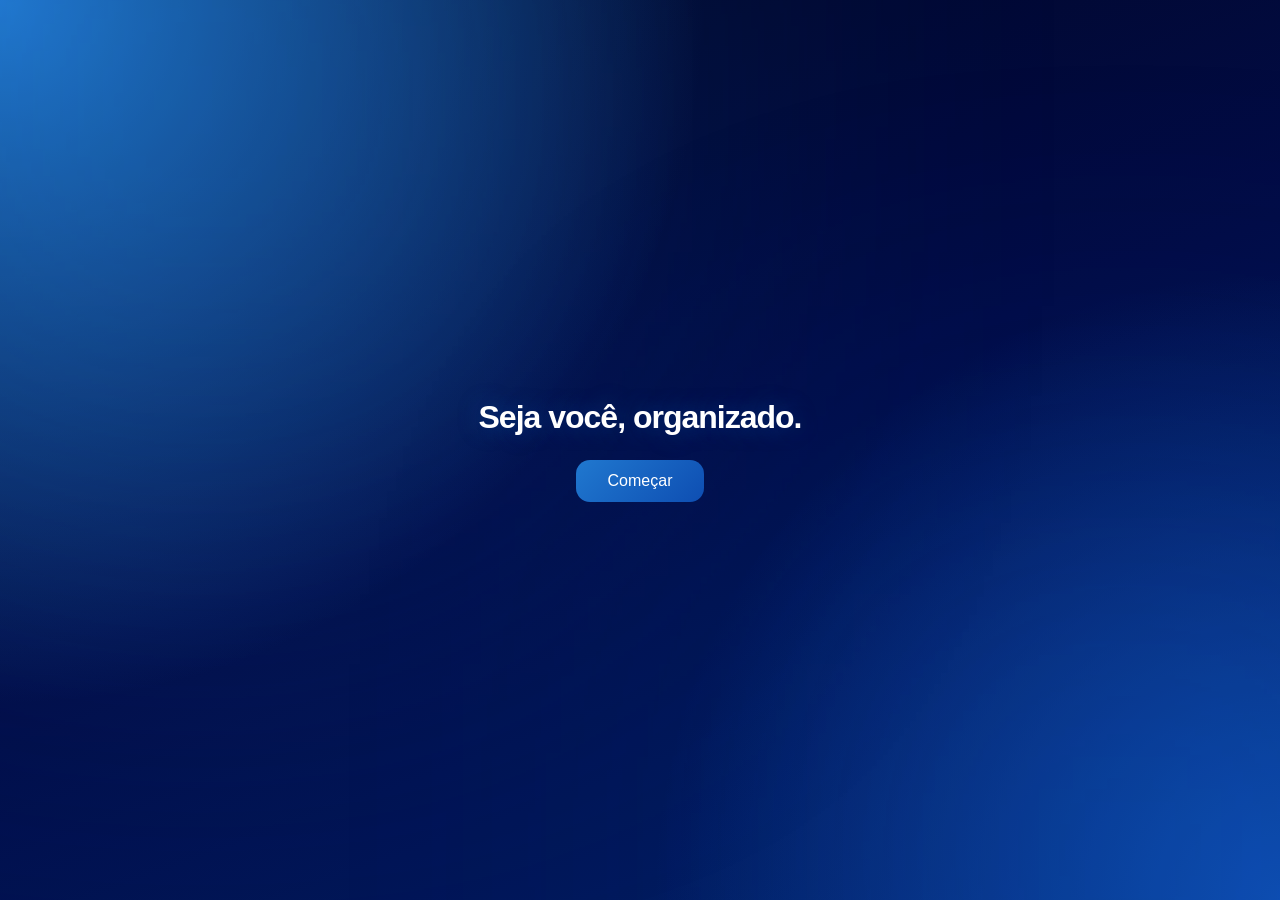
<file: index.html>
<!DOCTYPE html>
<html lang="pt-BR">
  <head>
    <meta charset="UTF-8" />
    <meta name="viewport" content="width=device-width, initial-scale=1" />
    <title>Planner - Início</title>
    <link rel="stylesheet" href="style.css" />
  </head>
  <body>
    <main class="tela-inicial">
      <h1 class="frase">Seja você, organizado.</h1>
      <button class="botao-comecar">Começar</button>
    </main>
    <script src="script.js"></script>
  </body>
</html>
</file>
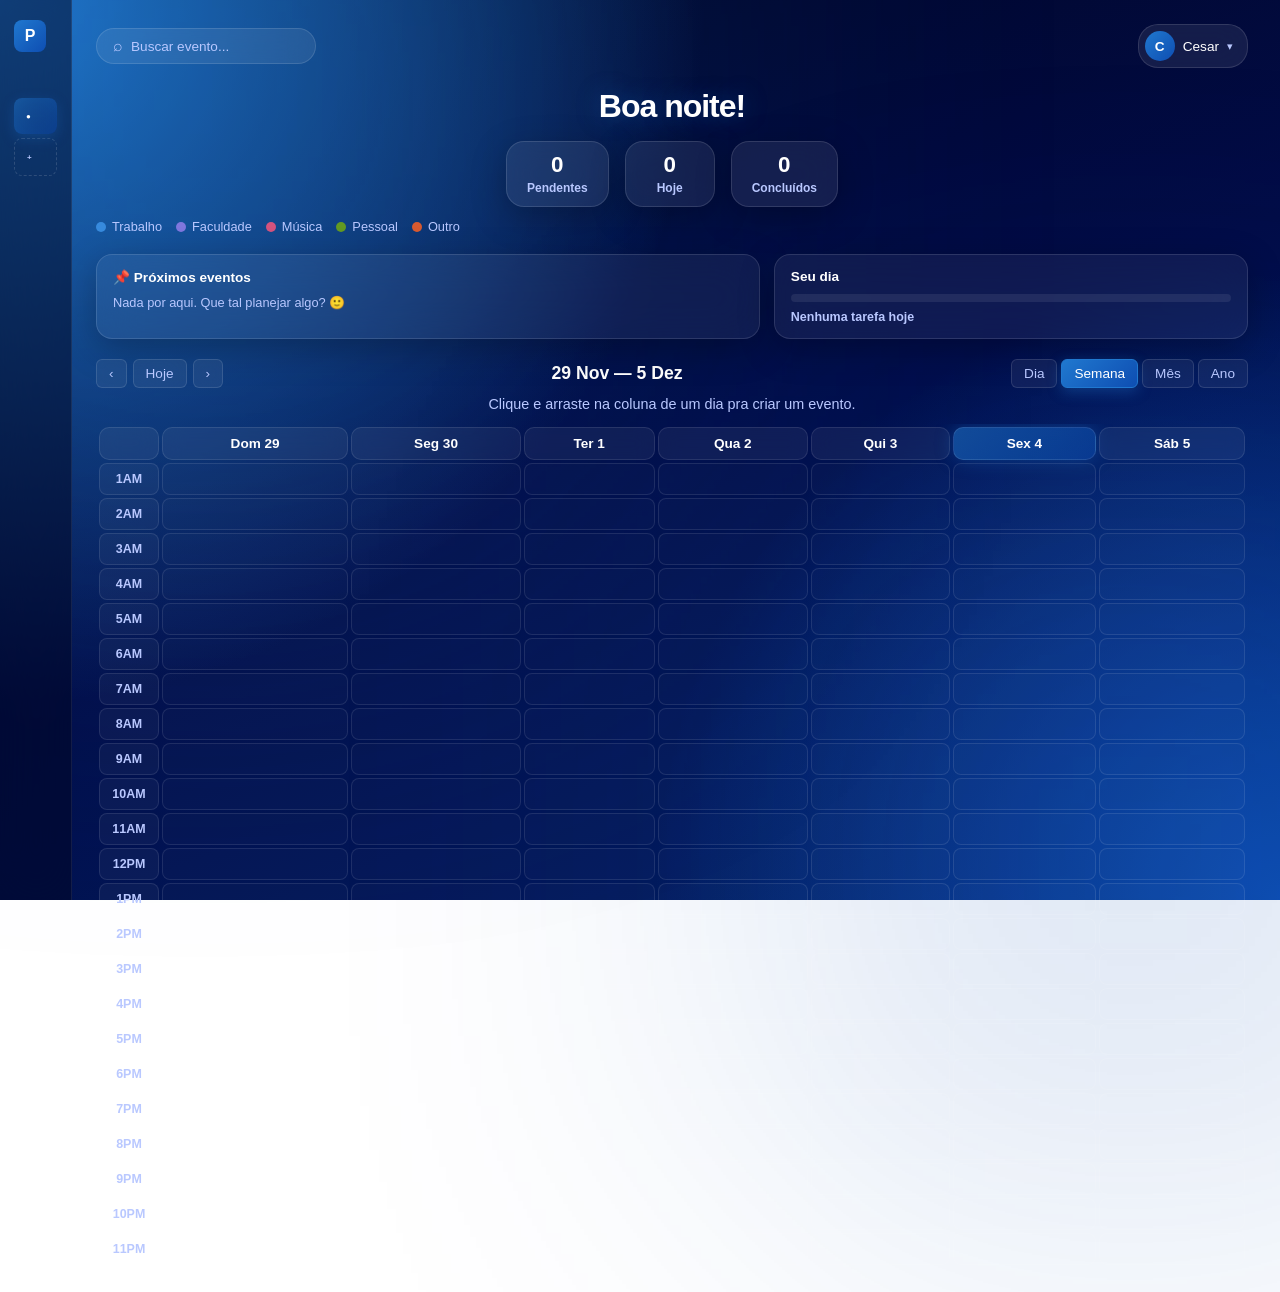
<file: planejamento.html>
<!DOCTYPE html>
<html lang="pt-BR">

<head>
  <meta charset="UTF-8" />
  <title>Planner - Planejamento</title>
  <link rel="stylesheet" href="style.css" />
  <link rel="stylesheet" href="planejamento.css" />
  <meta name="viewport" content="width=device-width,initial-scale=1" />
</head>

<body class="pagina-planejamento">
  <div class="layout-app">
    <aside class="sidebar">
      <div class="marca-sidebar">
        <span class="marca-logo">P</span>
        <span class="marca-nome">Meu Planner</span>
      </div>

      <nav class="nav-sidebar">
        <span class="nav-titulo">Meus planners</span>
        <div id="lista-planners"></div>

        <button class="nav-item nav-criar" id="botao-criar-planner">
          <span class="nav-icone">+</span> <span class="nav-texto">Criar planner</span>
        </button>
        <div class="form-criar-planner oculto" id="form-criar-planner">
          <input type="text" id="input-novo-planner" placeholder="Nome do planner" autocomplete="off" />
        </div>
      </nav>
    </aside>

    <main class="conteudo-principal">
      <div class="barra-superior">
        <div class="busca-superior">
          <span class="icone-busca">⌕</span>
          <input type="text" id="input-busca" placeholder="Buscar evento..." autocomplete="off" />
          <div class="resultados-busca oculto" id="resultados-busca"></div>
        </div>
        <div class="perfil-superior">
          <div class="avatar-superior">C</div>
          <span class="nome-superior">Cesar</span>
          <span class="seta-superior">▾</span>
        </div>
      </div>

      <header class="cabecalho-planejamento">
        <h1 id="titulo-saudacao">Planejamento</h1>
      </header>

      <div class="barra-contadores">
        <div class="contador">
          <span class="numero" id="numero-pendentes">0</span>
          <span class="rotulo">Pendentes</span>
        </div>
        <div class="contador">
          <span class="numero" id="numero-hoje">0</span>
          <span class="rotulo">Hoje</span>
        </div>
        <div class="contador">
          <span class="numero" id="numero-concluidos">0</span>
          <span class="rotulo">Concluídos</span>
        </div>
      </div>

      <div class="legenda-categorias" id="legenda-categorias"></div>

      <div class="painel-hoje">
        <div class="cartao-painel cartao-proximos">
          <h3 class="titulo-painel">📌 Próximos eventos</h3>
          <div class="lista-proximos-eventos" id="lista-proximos-eventos"></div>
        </div>
        <div class="cartao-painel cartao-progresso">
          <h3 class="titulo-painel">Seu dia</h3>
          <div class="trilha-progresso-dia">
            <div class="barra-progresso-dia" id="barra-progresso-dia"></div>
          </div>
          <p class="texto-progresso-dia" id="texto-progresso-dia">Nenhuma tarefa hoje</p>
        </div>
      </div>

      <div class="barra-visualizacao">
        <div class="navegacao">
          <button id="botao-anterior" aria-label="Anterior">‹</button>
          <button id="botao-hoje">Hoje</button>
          <button id="botao-proximo" aria-label="Próximo">›</button>
        </div>
        <h2 id="titulo-periodo"></h2>
        <div class="seletor-visualizacao" id="seletor-visualizacao">
          <button data-visao="dia">Dia</button>
          <button data-visao="semana" class="ativo">Semana</button>
          <button data-visao="mes">Mês</button>
          <button data-visao="ano">Ano</button>
        </div>
      </div>

      <p class="dica" id="dica-interacao">Clique e arraste na coluna de um dia pra criar um evento.</p>

      <div class="grid-wrapper" id="area-grid">
        <table class="grid-semana" id="grid-semana">
          <thead>
            <tr id="linha-dias">
              <th class="coluna-hora"></th>
            </tr>
          </thead>
          <tbody id="corpo-grid"></tbody>
        </table>
        <div class="dia-mobile oculto" id="dia-mobile"></div>
      </div>

      <div class="area-mes oculto" id="area-mes"></div>
      <div class="area-ano oculto" id="area-ano"></div>
    </main>
  </div>

  <div class="barra-flutuante" id="barra-flutuante">
    <button id="botao-concluir">Concluir</button>
    <button id="botao-copiar">Copiar</button>
    <button id="botao-excluir">Excluir</button>
  </div>

  <div class="modal-evento oculto" id="modal-evento">
    <input type="text" id="input-nome-evento" placeholder="Nome do evento" autocomplete="off" />

    <span class="rotulo-modal">Categoria</span>
    <div class="opcoes-categoria" id="opcoes-categoria"></div>
    <div class="form-nova-categoria oculto" id="form-nova-categoria">
      <input type="text" id="input-nome-categoria" placeholder="Nome da categoria" autocomplete="off" />
      <input type="color" id="input-cor-categoria" value="#378ADD" />
      <div class="form-nova-categoria-acoes">
        <button type="button" id="botao-cancelar-categoria">Cancelar</button>
        <button type="button" id="botao-confirmar-categoria">Adicionar</button>
      </div>
    </div>

    <span class="rotulo-modal">Prioridade</span>
    <div class="opcoes-prioridade" id="opcoes-prioridade"></div>

    <span class="rotulo-modal">Repetir</span>
    <select id="select-recorrencia" class="select-recorrencia">
      <option value="nenhuma">Não repete</option>
      <option value="diaria">Todos os dias</option>
      <option value="semanal">Toda semana</option>
      <option value="dias-especificos">Dias específicos</option>
      <option value="mensal">Todo mês</option>
    </select>

    <div class="dias-semana oculto" id="container-dias-semana">
      <button type="button" class="dia-semana-opcao" data-dia="0">D</button>
      <button type="button" class="dia-semana-opcao" data-dia="1">S</button>
      <button type="button" class="dia-semana-opcao" data-dia="2">T</button>
      <button type="button" class="dia-semana-opcao" data-dia="3">Q</button>
      <button type="button" class="dia-semana-opcao" data-dia="4">Q</button>
      <button type="button" class="dia-semana-opcao" data-dia="5">S</button>
      <button type="button" class="dia-semana-opcao" data-dia="6">S</button>
    </div>

    <div class="campo-repeticoes oculto" id="container-repeticoes">
      <label for="input-repeticoes">Quantas vezes</label>
      <input type="number" id="input-repeticoes" min="1" max="52" value="8" />
    </div>

    <div class="modal-acoes">
      <button id="botao-cancelar-evento">Cancelar</button>
      <button id="botao-criar-evento">Criar</button>
    </div>
  </div>

  <script src="planejamento.js"></script>
</body>

</html>
</file>
<file: style.css>
:root {
  --cor-1: #2078cf;
  --cor-2: #0e4eb2;
  --cor-3: #011f65;
  --cor-4: #020c47;
  --cor-5: #000521;
  --cor-superficie: rgba(255, 255, 255, 0.08);
  --cor-superficie-clara: rgba(255, 255, 255, 0.14);
  --cor-texto-suave: #b9c8ff;
  --cor-texto-claro: #ffffff;
}

* {
  margin: 0;
  padding: 0;
  box-sizing: border-box;
}

body {
  min-height: 100vh;
  font-family: "Segoe UI", Arial, sans-serif;
  background:
    radial-gradient(circle at top left, var(--cor-1) 0%, transparent 45%),
    radial-gradient(circle at bottom right, var(--cor-2) 0%, transparent 40%),
    linear-gradient(160deg, var(--cor-5), var(--cor-4), var(--cor-3));
  background-attachment: fixed;
  position: relative;
  overflow-x: hidden;
}

body::before {
  content: "";
  position: fixed;
  width: 700px;
  height: 700px;
  background: var(--cor-1);
  filter: blur(220px);
  opacity: 0.28;
  top: -250px;
  left: -150px;
  z-index: -1;
}

body::after {
  content: "";
  position: fixed;
  width: 600px;
  height: 600px;
  background: var(--cor-2);
  filter: blur(220px);
  opacity: 0.22;
  bottom: -250px;
  right: -150px;
  z-index: -1;
}

.tela-inicial {
  height: 100vh;
  display: flex;
  flex-direction: column;
  align-items: center;
  justify-content: center;
  gap: 24px;
  text-align: center;
  padding: 0 20px;
}

@media (max-width: 700px) {
  body::before {
    width: 380px;
    height: 380px;
    opacity: 0.16;
    top: -140px;
    left: -130px;
  }

  body::after {
    width: 320px;
    height: 320px;
    opacity: 0.13;
    bottom: -140px;
    right: -130px;
  }

  body {
    background:
      radial-gradient(circle at top left, var(--cor-1) 0%, transparent 30%),
      radial-gradient(circle at bottom right, var(--cor-2) 0%, transparent 26%),
      linear-gradient(160deg, var(--cor-5), var(--cor-4), var(--cor-3));
  }
}

@media (max-width: 480px) {
  .frase {
    font-size: 1.5rem;
  }
}

.frase {
  font-size: 2rem;
  color: var(--cor-texto-claro);
  font-weight: 700;
  letter-spacing: -1px;
  text-shadow: 0 0 25px rgba(32, 120, 207, 0.4);
}

.botao-comecar {
  padding: 12px 32px;
  font-size: 1rem;
  border: none;
  border-radius: 14px;
  background: linear-gradient(135deg, var(--cor-1), var(--cor-2));
  color: var(--cor-texto-claro);
  cursor: pointer;
  transition: 0.25s;
}

.botao-comecar:hover {
  transform: translateY(-3px);
  box-shadow: 0 12px 25px rgba(32, 120, 207, 0.45);
}
</file>
<file: planejamento.css>
:root {
  --cor-1: #2078cf;
  --cor-2: #0e4eb2;
  --cor-3: #011f65;
  --cor-4: #020c47;
  --cor-5: #000521;
  --cor-fundo: var(--cor-4);
  --cor-superficie: rgba(255, 255, 255, 0.08);
  --cor-superficie-clara: rgba(255, 255, 255, 0.14);
  --cor-texto-suave: #b9c8ff;
  --cor-destaque: var(--cor-1);
  --cor-texto-claro: #ffffff;
}

.pagina-planejamento {
  min-height: 100vh;
  font-family: "Segoe UI", Arial, sans-serif;
}

.layout-app {
  display: flex;
  min-height: 100vh;
}

.conteudo-principal {
  flex: 1;
  padding: 24px 32px;
  margin-left: 64px;
}

/* --- Sidebar --- */
.sidebar {
  position: fixed;
  top: 0;
  left: 0;
  height: 100vh;
  width: 72px;
  z-index: 20;
  flex-shrink: 0;
  background: rgba(0, 5, 33, 0.5);
  backdrop-filter: blur(24px);
  border-right: 1px solid rgba(255, 255, 255, 0.08);
  padding: 20px 14px;
  display: flex;
  flex-direction: column;
  gap: 24px;
  overflow: hidden;
  transition: width 0.2s ease;
}

.sidebar:hover {
  width: 220px;
}

.sidebar.expandido {
  width: 220px;
}

.marca-nome,
.nav-titulo,
.nav-texto {
  display: inline-block;
  opacity: 0;
  max-width: 0;
  overflow: hidden;
  white-space: nowrap;
  transition: opacity 0.15s ease, max-width 0.2s ease;
}

.sidebar:hover .marca-nome,
.sidebar:hover .nav-titulo,
.sidebar:hover .nav-texto,
.sidebar.expandido .marca-nome,
.sidebar.expandido .nav-titulo,
.sidebar.expandido .nav-texto {
  opacity: 1;
  max-width: 160px;
}

.marca-sidebar {
  display: flex;
  align-items: center;
  gap: 10px;
}

.marca-logo {
  width: 32px;
  height: 32px;
  border-radius: 8px;
  background: linear-gradient(135deg, var(--cor-1), var(--cor-2));
  color: var(--cor-texto-claro);
  display: flex;
  align-items: center;
  justify-content: center;
  font-weight: bold;
  flex-shrink: 0;
}

.marca-nome {
  color: var(--cor-texto-claro);
  font-weight: 600;
  font-size: 0.95rem;
}

.nav-sidebar {
  display: flex;
  flex-direction: column;
  gap: 4px;
}

.nav-titulo {
  color: var(--cor-texto-suave);
  font-size: 0.7rem;
  text-transform: uppercase;
  letter-spacing: 0.05em;
  margin-bottom: 6px;
}

.nav-item {
  display: flex;
  align-items: center;
  gap: 10px;
  background: none;
  border: none;
  border-radius: 8px;
  padding: 10px 12px;
  color: var(--cor-texto-suave);
  font-size: 0.9rem;
  font-weight: 600;
  text-align: left;
  cursor: pointer;
  width: 100%;
  transition: 0.2s;
}

.nav-item:hover {
  background-color: var(--cor-superficie-clara);
  color: var(--cor-texto-claro);
}

.nav-item.ativo {
  background: linear-gradient(135deg, color-mix(in srgb, var(--cor-1) 55%, transparent), color-mix(in srgb, var(--cor-2) 55%, transparent));
  backdrop-filter: blur(16px);
  color: var(--cor-texto-claro);
  font-weight: 600;
  box-shadow: 0 4px 14px rgba(32, 120, 207, 0.25);
}

.nav-icone {
  font-size: 0.5rem;
  flex-shrink: 0;
}

.nav-criar {
  color: var(--cor-texto-suave);
  border: 1px dashed var(--cor-superficie-clara);
}

.form-criar-planner {
  padding: 0 12px;
}

.form-criar-planner.oculto {
  display: none;
}

#input-novo-planner {
  width: 100%;
  background: rgba(255, 255, 255, 0.06);
  border: 1px solid var(--cor-superficie-clara);
  border-radius: 6px;
  padding: 6px 8px;
  color: var(--cor-texto-claro);
  font-size: 0.8rem;
}

#input-novo-planner:focus {
  outline: none;
  border-color: var(--cor-1);
}

/* --- Conteúdo principal --- */
.barra-superior {
  display: flex;
  justify-content: space-between;
  align-items: center;
  margin: 0 0 20px;
}

.busca-superior {
  position: relative;
  display: flex;
  align-items: center;
  gap: 8px;
  background: rgba(255, 255, 255, 0.08);
  backdrop-filter: blur(15px);
  border: 1px solid rgba(255, 255, 255, 0.12);
  border-radius: 20px;
  padding: 8px 16px;
  color: var(--cor-texto-suave);
  width: 220px;
}

.busca-superior input {
  background: none;
  border: none;
  color: var(--cor-texto-claro);
  font-size: 0.85rem;
  font-weight: 500;
  width: 100%;
}

.busca-superior input::placeholder {
  color: #b9c8ff;
}

.resultados-busca {
  position: absolute;
  top: calc(100% + 6px);
  left: 0;
  width: 260px;
  background: rgba(2, 12, 71, 0.9);
  backdrop-filter: blur(18px);
  border: 1px solid var(--cor-superficie-clara);
  border-radius: 10px;
  box-shadow: 0 10px 35px rgba(0, 0, 0, 0.35);
  overflow: hidden;
  z-index: 25;
}

.resultados-busca.oculto {
  display: none;
}

.resultado-busca {
  display: flex;
  justify-content: space-between;
  gap: 8px;
  padding: 10px 14px;
  cursor: pointer;
  font-size: 0.85rem;
  color: var(--cor-texto-claro);
  font-weight: 500;
}

.resultado-busca:hover {
  background-color: rgba(255, 255, 255, 0.08);
}

.resultado-busca .data-resultado {
  color: var(--cor-texto-suave);
  font-size: 0.75rem;
  font-weight: 600;
}

.resultado-busca-vazio {
  padding: 10px 14px;
  font-size: 0.8rem;
  color: var(--cor-texto-suave);
}

.perfil-superior {
  display: flex;
  align-items: center;
  gap: 8px;
  background: rgba(255, 255, 255, 0.08);
  backdrop-filter: blur(15px);
  border: 1px solid rgba(255, 255, 255, 0.12);
  border-radius: 20px;
  padding: 6px 14px 6px 6px;
  cursor: pointer;
}

.avatar-superior {
  width: 30px;
  height: 30px;
  border-radius: 50%;
  background: linear-gradient(135deg, var(--cor-1), var(--cor-2));
  color: var(--cor-texto-claro);
  display: flex;
  align-items: center;
  justify-content: center;
  font-weight: bold;
  font-size: 0.85rem;
}

.nome-superior {
  color: var(--cor-texto-claro);
  font-size: 0.85rem;
  font-weight: 500;
}

.seta-superior {
  color: var(--cor-texto-suave);
  font-size: 0.7rem;
}

.cabecalho-planejamento {
  text-align: center;
  margin-bottom: 16px;
}

.cabecalho-planejamento h1 {
  color: var(--cor-texto-claro);
  font-weight: 700;
  letter-spacing: -1px;
  text-shadow: 0 0 25px rgba(32, 120, 207, 0.4);
}

.dica {
  text-align: center;
  color: var(--cor-texto-suave);
  font-size: 0.9rem;
  margin: 8px 0 12px;
}

.barra-contadores {
  display: flex;
  justify-content: center;
  gap: 16px;
  margin-bottom: 12px;
}

.contador {
  background: rgba(255, 255, 255, 0.08);
  backdrop-filter: blur(18px);
  border: 1px solid rgba(255, 255, 255, 0.12);
  border-radius: 18px;
  padding: 10px 20px;
  text-align: center;
  min-width: 90px;
  box-shadow: 0 10px 35px rgba(0, 0, 0, 0.25);
}

.contador .numero {
  display: block;
  font-size: 1.4rem;
  font-weight: bold;
  color: var(--cor-texto-claro);
}

.contador .rotulo {
  font-size: 0.75rem;
  font-weight: 600;
  color: var(--cor-texto-suave);
}

.legenda-categorias {
  display: flex;
  justify-content: flex-start;
  flex-wrap: wrap;
  gap: 14px;
  margin-bottom: 20px;
  font-size: 0.8rem;
  color: var(--cor-texto-suave);
}

.item-legenda {
  display: flex;
  align-items: center;
  gap: 6px;
}

.item-legenda i {
  width: 10px;
  height: 10px;
  border-radius: 50%;
  display: inline-block;
}

/* --- Painel "Hoje" (próximos eventos + progresso) --- */
.painel-hoje {
  display: grid;
  grid-template-columns: 1.4fr 1fr;
  gap: 14px;
  margin-bottom: 20px;
}

@media (max-width: 700px) {
  .painel-hoje {
    grid-template-columns: 1fr;
  }
}

.cartao-painel {
  background: rgba(255, 255, 255, 0.06);
  backdrop-filter: blur(20px);
  border: 1px solid rgba(255, 255, 255, 0.12);
  border-radius: 16px;
  padding: 14px 16px;
  box-shadow: 0 10px 35px rgba(0, 0, 0, 0.25);
}

.titulo-painel {
  color: var(--cor-texto-claro);
  font-size: 0.85rem;
  font-weight: 600;
  margin-bottom: 10px;
}

.lista-proximos-eventos {
  display: flex;
  flex-direction: column;
  gap: 8px;
}

.item-proximo-evento {
  display: flex;
  align-items: center;
  gap: 8px;
  font-size: 0.82rem;
  color: var(--cor-texto-claro);
}

.ponto-proximo-evento {
  width: 8px;
  height: 8px;
  border-radius: 50%;
  flex-shrink: 0;
}

.texto-proximo-evento {
  flex: 1;
  overflow: hidden;
  text-overflow: ellipsis;
  white-space: nowrap;
}

.quando-proximo-evento {
  color: var(--cor-texto-suave);
  font-size: 0.72rem;
  font-weight: 600;
  flex-shrink: 0;
}

.painel-vazio {
  color: var(--cor-texto-suave);
  font-size: 0.8rem;
}

.trilha-progresso-dia {
  width: 100%;
  height: 8px;
  border-radius: 6px;
  background: rgba(255, 255, 255, 0.08);
  overflow: hidden;
  margin-bottom: 8px;
}

.barra-progresso-dia {
  height: 100%;
  width: 0%;
  border-radius: 6px;
  background: linear-gradient(90deg, var(--cor-1), var(--cor-2));
  transition: width 0.3s ease;
}

.texto-progresso-dia {
  color: var(--cor-texto-suave);
  font-size: 0.78rem;
  font-weight: 600;
}

/* --- Visão mobile (um dia por vez) --- */
.dia-mobile {
  display: flex;
  flex-direction: column;
  gap: 6px;
  padding: 4px 0 24px;
}

.dia-mobile.oculto {
  display: none;
}

.linha-hora-mobile {
  display: flex;
  align-items: stretch;
  gap: 10px;
  min-height: 38px;
}

.rotulo-hora-mobile {
  width: 48px;
  flex-shrink: 0;
  display: flex;
  align-items: center;
  justify-content: flex-end;
  font-size: 0.7rem;
  font-weight: 600;
  color: var(--cor-texto-suave);
}

.evento-mobile {
  flex: 1;
  background: color-mix(in srgb, var(--cor-evento, var(--cor-1)) 28%, rgba(255, 255, 255, 0.06));
  border: none;
  border-left: 4px solid var(--cor-evento, var(--cor-1));
  border-radius: 10px;
  padding: 10px 12px;
  font-size: 0.85rem;
  font-weight: 700;
  color: var(--cor-texto-claro);
  text-align: left;
  cursor: pointer;
}

.evento-mobile.marcado {
  outline: 2px solid var(--cor-evento, var(--cor-1));
  outline-offset: -2px;
}

.evento-mobile.concluido {
  opacity: 0.55;
  text-decoration: line-through;
}

.evento-mobile-continuacao {
  flex: 1;
  border-left: 4px solid var(--cor-evento, var(--cor-1));
  opacity: 0.35;
  border-radius: 10px;
}

.slot-vazio-mobile {
  flex: 1;
  min-height: 36px;
  border: 1px dashed rgba(255, 255, 255, 0.12);
  border-radius: 10px;
  background: rgba(255, 255, 255, 0.02);
  color: var(--cor-texto-suave);
  font-size: 0.95rem;
  cursor: pointer;
}

.slot-vazio-mobile:active {
  background: rgba(255, 255, 255, 0.08);
}

/* --- Responsivo geral --- */
@media (max-width: 700px) {
  .sidebar {
    width: 52px;
    padding: 16px 8px;
  }

  .conteudo-principal {
    margin-left: 52px;
    padding: 16px 14px;
  }

  .barra-superior {
    flex-wrap: wrap;
    gap: 10px;
  }

  .busca-superior {
    width: 100%;
  }

  .barra-contadores {
    flex-wrap: wrap;
  }

  .contador {
    min-width: 78px;
    padding: 8px 14px;
  }

  .grade-ano {
    grid-template-columns: repeat(2, 1fr);
  }

  .dia-mes {
    min-height: 48px;
  }

  .modal-evento {
    left: 50% !important;
    top: auto !important;
    bottom: 12px;
    transform: translateX(-50%);
    width: 92vw;
    max-width: 360px;
    max-height: 80vh;
  }

  .barra-flutuante {
    left: 50% !important;
    top: auto !important;
    bottom: 16px !important;
    transform: translateX(-50%);
  }
}

/* --- Barra de visualização --- */
.barra-visualizacao {
  display: flex;
  align-items: center;
  justify-content: space-between;
  flex-wrap: wrap;
  gap: 12px;
  margin: 0 0 4px;
}

.navegacao {
  display: flex;
  gap: 6px;
}

.navegacao button,
.seletor-visualizacao button {
  border: 1px solid rgba(255, 255, 255, 0.12);
  background: rgba(255, 255, 255, 0.06);
  backdrop-filter: blur(15px);
  border-radius: 6px;
  padding: 6px 12px;
  cursor: pointer;
  font-size: 0.85rem;
  color: var(--cor-texto-suave);
  transition: 0.2s;
}

.navegacao button:hover,
.seletor-visualizacao button:hover {
  border-color: var(--cor-1);
  color: var(--cor-texto-claro);
}

.seletor-visualizacao {
  display: flex;
  gap: 4px;
}

.seletor-visualizacao button.ativo {
  background: linear-gradient(135deg, var(--cor-1), var(--cor-2));
  color: var(--cor-texto-claro);
  border-color: var(--cor-1);
  box-shadow: 0 4px 14px rgba(32, 120, 207, 0.35);
}

#titulo-periodo {
  color: var(--cor-texto-claro);
  font-size: 1.1rem;
  margin: 0;
  font-weight: 600;
}

.oculto {
  display: none;
}

/* --- Grid dia/semana --- */
.grid-wrapper {
  overflow-x: auto;
  width: 100%;
}

.grid-semana {
  border-collapse: separate;
  border-spacing: 3px;
  width: 100%;
  min-width: 400px;
  background-color: transparent;
  user-select: none;
}

.grid-semana th,
.grid-semana td {
  border: 1px solid rgba(255, 255, 255, 0.1);
  border-radius: 8px;
  text-align: center;
  height: 32px;
  color: var(--cor-texto-suave);
}

.grid-semana thead th {
  background: rgba(255, 255, 255, 0.06);
  backdrop-filter: blur(10px);
  color: var(--cor-texto-claro);
  padding: 8px 4px;
  font-size: 0.85rem;
  border-radius: 10px;
  font-weight: 600;
}

.grid-semana thead th.coluna-hoje {
  background: linear-gradient(135deg, color-mix(in srgb, var(--cor-1) 55%, transparent), color-mix(in srgb, var(--cor-2) 55%, transparent));
  backdrop-filter: blur(16px);
  box-shadow: 0 0 18px rgba(32, 120, 207, 0.35);
}

.coluna-hora {
  width: 60px;
  background: rgba(255, 255, 255, 0.04);
  border-radius: 8px;
}

.celula-hora {
  background: rgba(255, 255, 255, 0.04);
  font-size: 0.78rem;
  font-weight: 600;
  color: var(--cor-texto-suave);
  border-radius: 8px;
}

.slot {
  cursor: pointer;
  transition: background-color 0.1s;
  background: rgba(255, 255, 255, 0.02);
}

.slot:hover {
  background-color: rgba(255, 255, 255, 0.08);
}

.slot.selecionando {
  background-color: rgba(255, 255, 255, 0.12);
}

.slot.evento {
  background: color-mix(in srgb, var(--cor-evento, var(--cor-1)) 30%, rgba(255, 255, 255, 0.06));
  border-left: 4px solid var(--cor-evento, var(--cor-1));
  color: var(--cor-texto-claro);
  font-size: 0.75rem;
  font-weight: 700;
}

.slot.evento.marcado {
  outline: 2px solid var(--cor-evento, var(--cor-1));
  outline-offset: -2px;
}

.slot.evento.concluido {
  opacity: 0.55;
  text-decoration: line-through;
}

/* --- Visão mês --- */
.area-mes {
  width: 100%;
}

.grade-mes {
  display: grid;
  grid-template-columns: repeat(7, 1fr);
  gap: 4px;
}

.rotulo-dia-semana {
  text-align: center;
  font-size: 0.75rem;
  color: var(--cor-texto-suave);
  padding-bottom: 4px;
}

.dia-mes {
  background: rgba(255, 255, 255, 0.08);
  backdrop-filter: blur(18px);
  border-radius: 12px;
  min-height: 64px;
  padding: 6px;
  cursor: pointer;
  border: 1px solid rgba(255, 255, 255, 0.12);
}

.dia-mes:hover {
  border-color: var(--cor-1);
}

.dia-mes.fora-do-mes {
  opacity: 0.35;
}

.dia-mes.hoje {
  background: linear-gradient(135deg, color-mix(in srgb, var(--cor-1) 55%, transparent), color-mix(in srgb, var(--cor-2) 55%, transparent));
  backdrop-filter: blur(16px);
  border: none;
  box-shadow: 0 0 18px rgba(32, 120, 207, 0.35);
}

.dia-mes .numero-dia {
  font-size: 0.8rem;
  color: var(--cor-texto-claro);
  font-weight: 500;
}

.dia-mes .badge-eventos {
  margin-top: 6px;
  display: inline-block;
  background: var(--cor-1);
  color: var(--cor-texto-claro);
  font-size: 0.65rem;
  border-radius: 10px;
  padding: 1px 6px;
}

/* --- Visão ano --- */
.area-ano {
  width: 100%;
}

.grade-ano {
  display: grid;
  grid-template-columns: repeat(4, 1fr);
  gap: 12px;
}

.mes-card {
  background: rgba(255, 255, 255, 0.08);
  backdrop-filter: blur(18px);
  border-radius: 14px;
  padding: 14px;
  text-align: center;
  cursor: pointer;
  border: 1px solid rgba(255, 255, 255, 0.12);
  box-shadow: 0 10px 35px rgba(0, 0, 0, 0.25);
}

.mes-card:hover {
  border-color: var(--cor-1);
}

.mes-card.mes-atual {
  background: linear-gradient(135deg, color-mix(in srgb, var(--cor-1) 55%, transparent), color-mix(in srgb, var(--cor-2) 55%, transparent));
  backdrop-filter: blur(16px);
  border: none;
  box-shadow: 0 0 18px rgba(32, 120, 207, 0.35);
}

.mes-card .nome-mes {
  font-weight: 500;
  color: var(--cor-texto-claro);
  margin-bottom: 4px;
}

.mes-card .contagem-mes {
  font-size: 0.75rem;
  color: var(--cor-texto-suave);
}

/* --- Barra flutuante de ações --- */
.barra-flutuante {
  display: none;
  position: fixed;
  background: rgba(2, 12, 71, 0.85);
  backdrop-filter: blur(20px);
  border: 1px solid rgba(255, 255, 255, 0.12);
  border-radius: 8px;
  padding: 6px;
  gap: 6px;
  box-shadow: 0 10px 35px rgba(0, 0, 0, 0.35);
}

.barra-flutuante.visivel {
  display: flex;
}

.barra-flutuante button {
  background: linear-gradient(135deg, var(--cor-1), var(--cor-2));
  color: var(--cor-texto-claro);
  border: none;
  border-radius: 4px;
  padding: 6px 10px;
  font-size: 0.8rem;
  cursor: pointer;
  transition: 0.2s;
}

.barra-flutuante button:hover {
  transform: translateY(-2px);
  box-shadow: 0 8px 18px rgba(32, 120, 207, 0.45);
}

/* --- Modal inline de criação de evento --- */
.modal-evento {
  position: fixed;
  z-index: 30;
  background: rgba(2, 12, 71, 0.92);
  backdrop-filter: blur(24px);
  border: 1px solid rgba(255, 255, 255, 0.12);
  border-radius: 18px;
  padding: 14px;
  width: 260px;
  max-height: 85vh;
  overflow-y: auto;
  box-shadow: 0 10px 35px rgba(0, 0, 0, 0.35);
}

.rotulo-modal {
  display: block;
  color: var(--cor-texto-suave);
  font-size: 0.68rem;
  font-weight: 700;
  text-transform: uppercase;
  letter-spacing: 0.04em;
  margin: 10px 0 6px;
}

.modal-evento.oculto {
  display: none;
}

#input-nome-evento {
  width: 100%;
  background: rgba(255, 255, 255, 0.06);
  border: 1px solid rgba(255, 255, 255, 0.12);
  border-radius: 6px;
  padding: 8px 10px;
  color: var(--cor-texto-claro);
  font-size: 0.85rem;
  margin-bottom: 10px;
}

#input-nome-evento:focus {
  outline: none;
  border-color: var(--cor-1);
}

.opcoes-categoria {
  display: flex;
  flex-wrap: wrap;
  gap: 6px;
  margin-bottom: 10px;
}

.opcao-categoria {
  display: flex;
  align-items: center;
  gap: 5px;
  border: 1px solid rgba(255, 255, 255, 0.12);
  border-radius: 14px;
  padding: 4px 10px;
  font-size: 0.72rem;
  color: var(--cor-texto-suave);
  cursor: pointer;
  background: none;
}

.opcao-categoria i {
  width: 8px;
  height: 8px;
  border-radius: 50%;
  display: inline-block;
}

.opcao-categoria.selecionada {
  border-color: var(--cor-1);
  color: var(--cor-texto-claro);
  background: rgba(255, 255, 255, 0.1);
}

.opcao-nova-categoria {
  border-style: dashed;
}

.form-nova-categoria {
  display: flex;
  flex-wrap: wrap;
  align-items: center;
  gap: 6px;
  margin: -2px 0 10px;
  padding: 8px;
  background: rgba(255, 255, 255, 0.05);
  border-radius: 10px;
}

.form-nova-categoria.oculto {
  display: none;
}

#input-nome-categoria {
  flex: 1;
  min-width: 100px;
  background: rgba(255, 255, 255, 0.06);
  border: 1px solid rgba(255, 255, 255, 0.12);
  border-radius: 6px;
  padding: 5px 8px;
  color: var(--cor-texto-claro);
  font-size: 0.75rem;
}

#input-nome-categoria:focus {
  outline: none;
  border-color: var(--cor-1);
}

#input-cor-categoria {
  width: 28px;
  height: 28px;
  padding: 0;
  border: none;
  border-radius: 6px;
  background: none;
  cursor: pointer;
}

.form-nova-categoria-acoes {
  display: flex;
  gap: 6px;
  width: 100%;
  justify-content: flex-end;
}

.form-nova-categoria-acoes button {
  border: none;
  border-radius: 6px;
  padding: 4px 10px;
  font-size: 0.72rem;
  cursor: pointer;
}

#botao-cancelar-categoria {
  background: none;
  color: var(--cor-texto-suave);
}

#botao-confirmar-categoria {
  background: linear-gradient(135deg, var(--cor-1), var(--cor-2));
  color: var(--cor-texto-claro);
  font-weight: 600;
}

/* --- Prioridade --- */
.opcoes-prioridade {
  display: flex;
  flex-wrap: wrap;
  gap: 6px;
  margin-bottom: 10px;
}

.opcao-prioridade {
  border: 1px solid rgba(255, 255, 255, 0.12);
  border-radius: 14px;
  padding: 4px 10px;
  font-size: 0.72rem;
  color: var(--cor-texto-suave);
  cursor: pointer;
  background: none;
}

.opcao-prioridade.selecionada {
  border-color: var(--cor-1);
  color: var(--cor-texto-claro);
  background: rgba(255, 255, 255, 0.1);
}

/* --- Recorrência --- */
.select-recorrencia {
  width: 100%;
  background: rgba(255, 255, 255, 0.06);
  border: 1px solid rgba(255, 255, 255, 0.12);
  border-radius: 6px;
  padding: 6px 8px;
  color: var(--cor-texto-claro);
  font-size: 0.8rem;
  margin-bottom: 8px;
}

.select-recorrencia:focus {
  outline: none;
  border-color: var(--cor-1);
}

.dias-semana {
  display: flex;
  gap: 5px;
  margin-bottom: 10px;
}

.dias-semana.oculto {
  display: none;
}

.dia-semana-opcao {
  width: 26px;
  height: 26px;
  border-radius: 50%;
  border: 1px solid rgba(255, 255, 255, 0.12);
  background: none;
  color: var(--cor-texto-suave);
  font-size: 0.7rem;
  font-weight: 700;
  cursor: pointer;
}

.dia-semana-opcao.selecionado {
  background: linear-gradient(135deg, var(--cor-1), var(--cor-2));
  color: var(--cor-texto-claro);
  border-color: transparent;
}

.campo-repeticoes {
  display: flex;
  align-items: center;
  justify-content: space-between;
  gap: 8px;
  margin-bottom: 10px;
  font-size: 0.78rem;
  color: var(--cor-texto-suave);
}

.campo-repeticoes.oculto {
  display: none;
}

#input-repeticoes {
  width: 60px;
  background: rgba(255, 255, 255, 0.06);
  border: 1px solid rgba(255, 255, 255, 0.12);
  border-radius: 6px;
  padding: 4px 6px;
  color: var(--cor-texto-claro);
  font-size: 0.8rem;
}

#input-repeticoes:focus {
  outline: none;
  border-color: var(--cor-1);
}

.modal-acoes {
  display: flex;
  justify-content: flex-end;
  gap: 8px;
}

.modal-acoes button {
  border: none;
  border-radius: 6px;
  padding: 6px 12px;
  font-size: 0.8rem;
  cursor: pointer;
  transition: 0.2s;
}

#botao-cancelar-evento {
  background: none;
  color: var(--cor-texto-suave);
}

#botao-criar-evento {
  background: linear-gradient(135deg, var(--cor-1), var(--cor-2));
  color: var(--cor-texto-claro);
  font-weight: 600;
}

#botao-criar-evento:hover {
  transform: translateY(-2px);
  box-shadow: 0 8px 18px rgba(32, 120, 207, 0.45);
}
</file>
